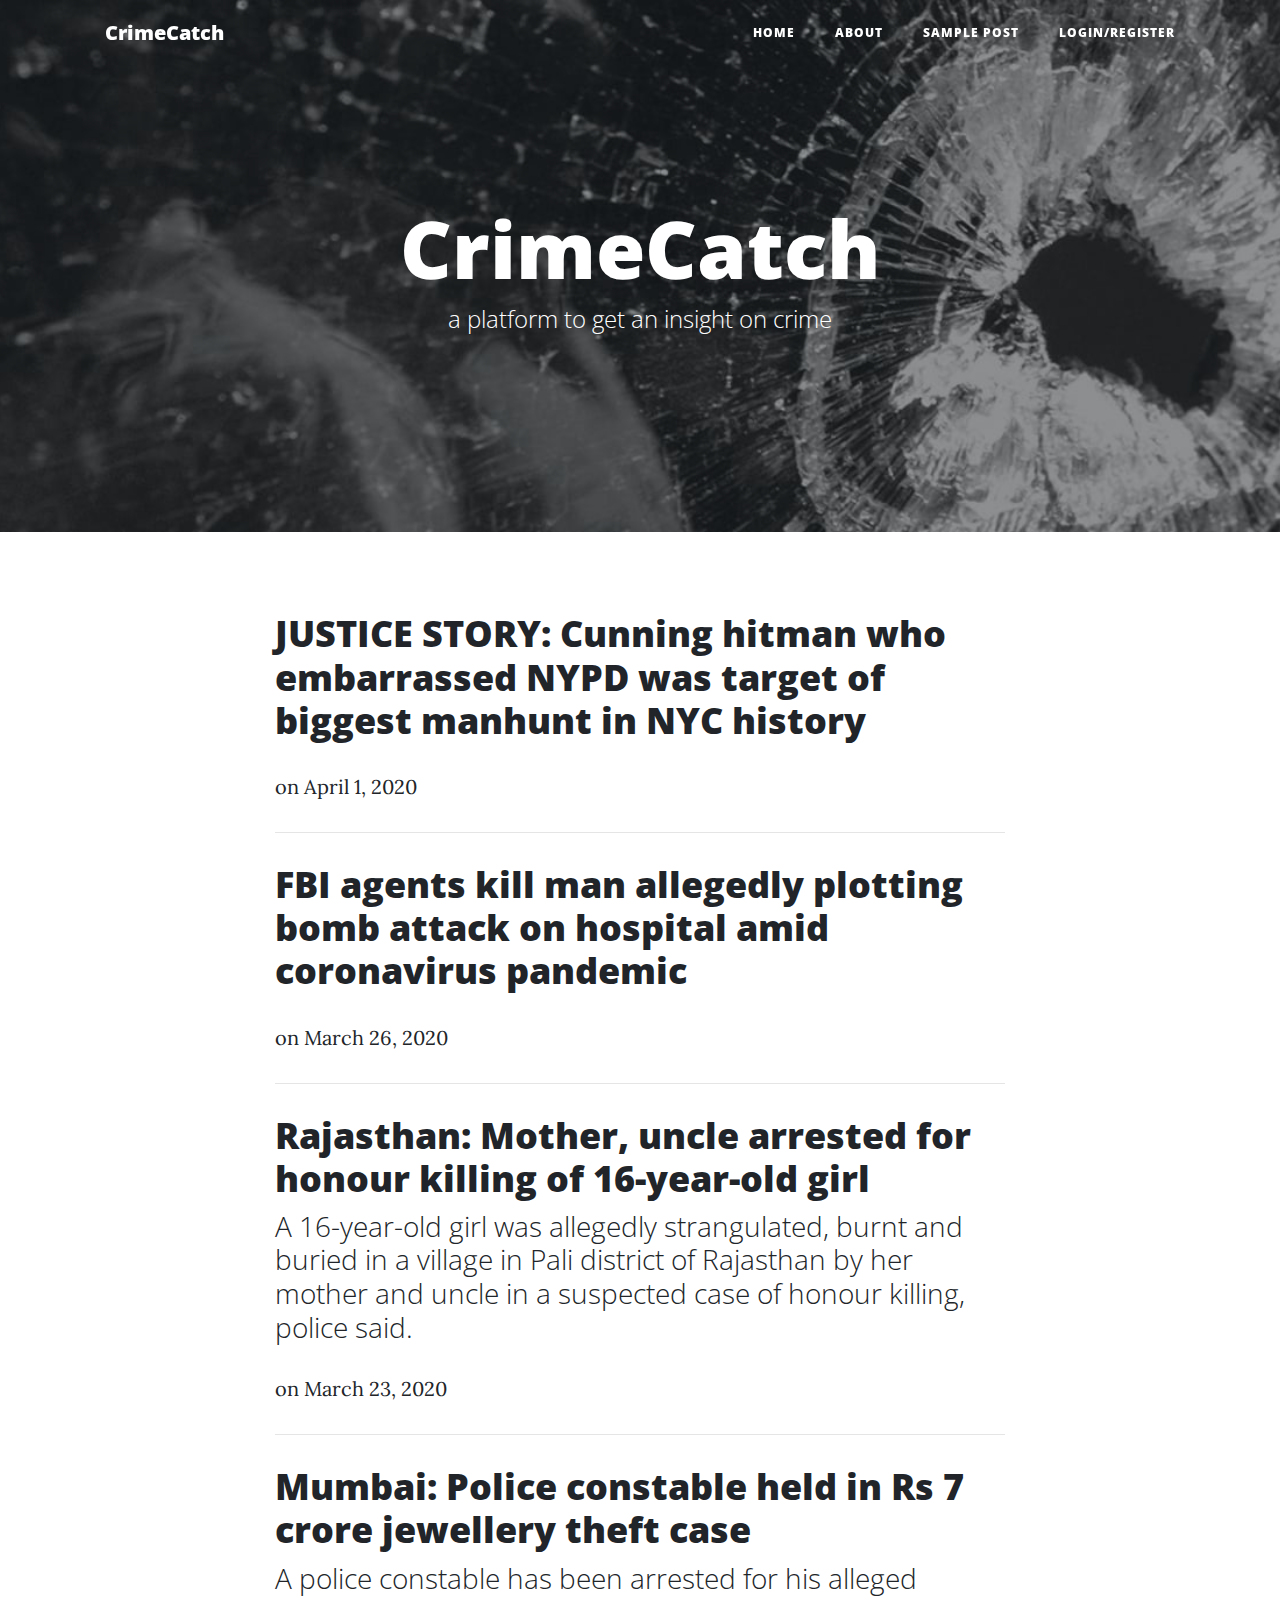
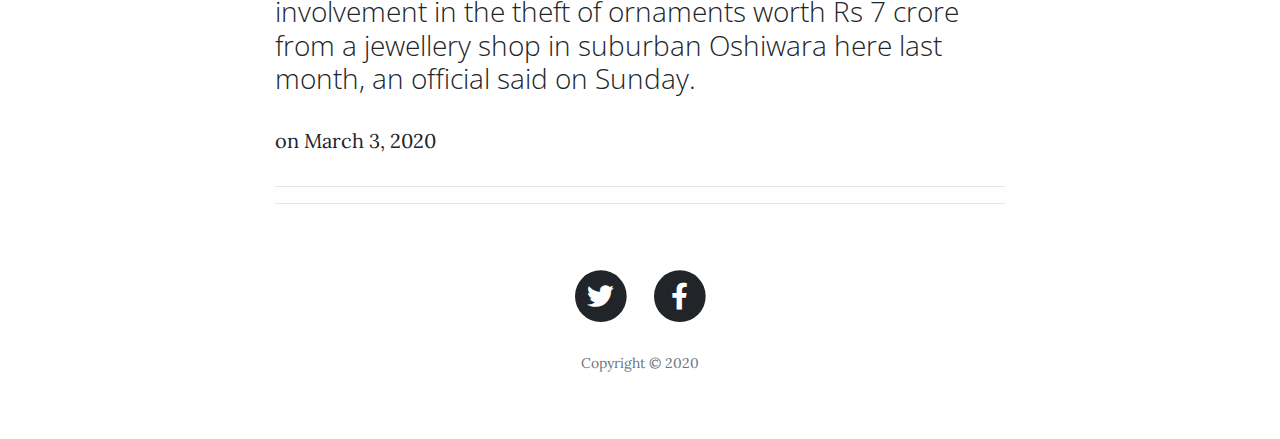
<file: public/index.html>
<!DOCTYPE html>
<html lang="en">

<head>

  <meta charset="utf-8">
  <meta name="viewport" content="width=device-width, initial-scale=1, shrink-to-fit=no">
  <meta name="description" content="">
  <meta name="author" content="">

  <title>CrimeCatch
  </title>

  <!-- Bootstrap core CSS -->
  <link href="vendor/bootstrap/css/bootstrap.min.css" rel="stylesheet">

  <!-- Custom fonts for this template -->
  <link href="vendor/fontawesome-free/css/all.min.css" rel="stylesheet" type="text/css">
  <link href='https://fonts.googleapis.com/css?family=Lora:400,700,400italic,700italic' rel='stylesheet' type='text/css'>
  <link href='https://fonts.googleapis.com/css?family=Open+Sans:300italic,400italic,600italic,700italic,800italic,400,300,600,700,800' rel='stylesheet' type='text/css'>

  <!-- Custom styles for this template -->
  <link href="css/clean-blog.min.css" rel="stylesheet">

</head>

<body>

  <!-- Navigation -->
  <nav class="navbar navbar-expand-lg navbar-light fixed-top" id="mainNav">
    <div class="container">
      <a class="navbar-brand" href="index.html">CrimeCatch</a>
      <button class="navbar-toggler navbar-toggler-right" type="button" data-toggle="collapse" data-target="#navbarResponsive" aria-controls="navbarResponsive" aria-expanded="false" aria-label="Toggle navigation">
        Menu
        <i class="fas fa-bars"></i>
      </button>
      <div class="collapse navbar-collapse" id="navbarResponsive">
        <ul class="navbar-nav ml-auto">
          <li class="nav-item">
            <a class="nav-link" href="index.html">Home</a>
          </li>
          <li class="nav-item">
            <a class="nav-link" href="about.html">About</a>
          </li>
          <li class="nav-item">
            <a class="nav-link" href="post.html">Sample Post</a>
          </li>
          <li class="nav-item">
            <a class="nav-link" href="index1.html">Login/Register</a>
          </li>
        </ul>
      </div>
    </div>
  </nav>

  <!-- Page Header -->
  <header class="masthead" style="background-image: url('img/home.jpg')">
    <div class="overlay"></div>
    <div class="container">
      <div class="row">
        <div class="col-lg-8 col-md-10 mx-auto">
          <div class="site-heading">
            <h1>CrimeCatch</h1>
            <span class="subheading">a platform to get an insight on crime</span>
          </div>
        </div>
      </div>
    </div>
  </header>

  <!-- Main Content -->
  <div class="container">
    <div class="row">
      <div class="col-lg-8 col-md-10 mx-auto">
        <div class="post-preview">
          <a href="post.html">
            <h2 class="post-title">
              JUSTICE STORY: Cunning hitman who embarrassed NYPD was target of biggest manhunt in NYC history
            </h2>
            <h3 class="post-subtitle">
             
            </h3>
          </a>
          <p> 
            on April 1, 2020</p>
        </div>
        <hr>
        <div class="post-preview">
          <a href="post1.html">
            <h2 class="post-title">
              FBI agents kill man allegedly plotting bomb attack on hospital amid coronavirus pandemic
            </h2>
          </a>
          <p> 
            on March 26, 2020 </p>
        </div>
        <hr>
        <div class="post-preview">
          <a href="post 2.html">
            <h2 class="post-title">
              Rajasthan: Mother, uncle arrested for honour killing of 16-year-old girl
            </h2>
            <h3 class="post-subtitle">
              A 16-year-old girl was allegedly strangulated, burnt and buried in a village in Pali district of Rajasthan by her mother and uncle in a suspected case of honour killing, police said.</h3>
          </a>
          <p> 
            on March 23, 2020</p>
        </div>
        <hr>
        <div class="post-preview">
          <a href="post4.html">
            <h2 class="post-title">
              Mumbai: Police constable held in Rs 7 crore jewellery theft case
            <h3 class="post-subtitle">
              A police constable has been arrested for his alleged involvement in the theft of ornaments worth Rs 7 crore from a jewellery shop in suburban Oshiwara here last month, an official said on Sunday.
            </h3>
          </a>
          <p> 
            on March 3, 2020</p>
        </div>
        <hr>
        <!-- Pager -->
       

  <hr>

  <!-- Footer -->
  <footer>
    <div class="container">
      <div class="row">
        <div class="col-lg-8 col-md-10 mx-auto">
          <ul class="list-inline text-center">
            <li class="list-inline-item">
              <a href="https://twitter.com/search?q=crime&src=typed_query" target="_blank" rel="noopener noreferrer">
                <span class="fa-stack fa-lg">
                  <i class="fas fa-circle fa-stack-2x"></i>
                  <i class="fab fa-twitter fa-stack-1x fa-inverse"></i>
                </span>
              </a>
            </li>
            <li class="list-inline-item">
              <a href="https://www.facebook.com/search/top/?q=crime&epa=SEARCH_BOX" target="_blank" rel="noopener noreferrer">
                <span class="fa-stack fa-lg">
                  <i class="fas fa-circle fa-stack-2x"></i>
                  <i class="fab fa-facebook-f fa-stack-1x fa-inverse"></i>
                </span>
              </a>
            </li>
          </ul>
          <p class="copyright text-muted">Copyright &copy; 2020</p>
        </div>
      </div>
    </div>
  </footer>

  <!-- Bootstrap core JavaScript -->
  <script src="vendor/jquery/jquery.min.js"></script>
  <script src="vendor/bootstrap/js/bootstrap.bundle.min.js"></script>

  <!-- Custom scripts for this template -->
  <script src="js/clean-blog.min.js"></script>

</body>

</html>
</file>
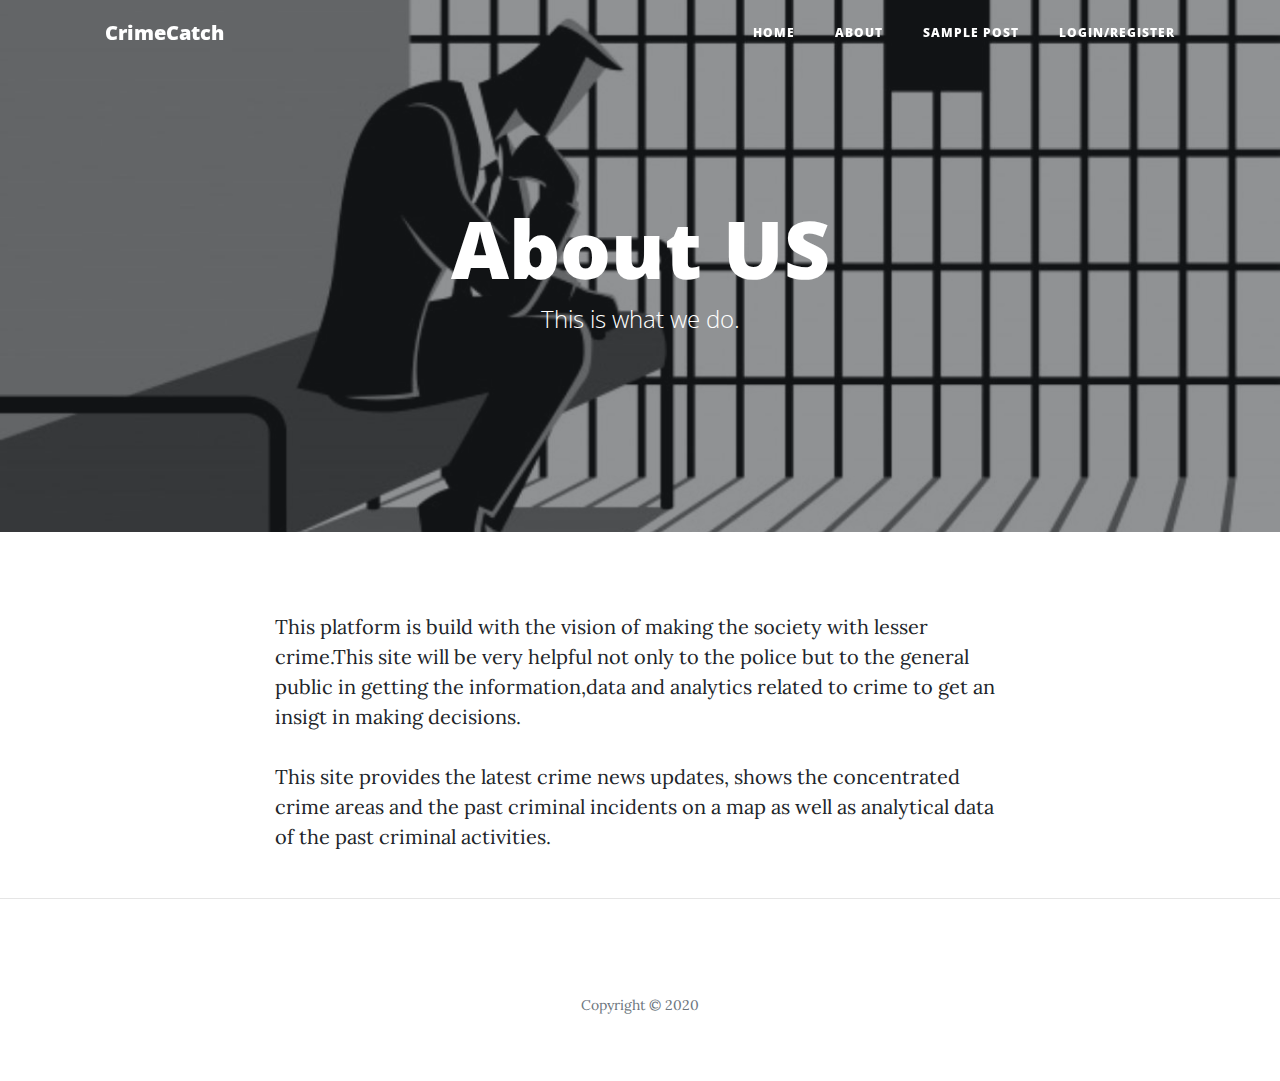
<file: public/about.html>
<!DOCTYPE html>
<html lang="en">

<head>

  <meta charset="utf-8">
  <meta name="viewport" content="width=device-width, initial-scale=1, shrink-to-fit=no">
  <meta name="description" content="">
  <meta name="author" content="">

  <title>CrimeCatch</title>

  <!-- Bootstrap core CSS -->
  <link href="vendor/bootstrap/css/bootstrap.min.css" rel="stylesheet">

  <!-- Custom fonts for this template -->
  <link href="vendor/fontawesome-free/css/all.min.css" rel="stylesheet" type="text/css">
  <link href='https://fonts.googleapis.com/css?family=Lora:400,700,400italic,700italic' rel='stylesheet' type='text/css'>
  <link href='https://fonts.googleapis.com/css?family=Open+Sans:300italic,400italic,600italic,700italic,800italic,400,300,600,700,800' rel='stylesheet' type='text/css'>

  <!-- Custom styles for this template -->
  <link href="css/clean-blog.min.css" rel="stylesheet">

</head>

<body>

  <!-- Navigation -->
  <nav class="navbar navbar-expand-lg navbar-light fixed-top" id="mainNav">
    <div class="container">
      <a class="navbar-brand" href="index.html">CrimeCatch</a>
      <button class="navbar-toggler navbar-toggler-right" type="button" data-toggle="collapse" data-target="#navbarResponsive" aria-controls="navbarResponsive" aria-expanded="false" aria-label="Toggle navigation">
        Menu
        <i class="fas fa-bars"></i>
      </button>
      <div class="collapse navbar-collapse" id="navbarResponsive">
        <ul class="navbar-nav ml-auto">
          <li class="nav-item">
            <a class="nav-link" href="index.html">Home</a>
          </li>
          <li class="nav-item">
            <a class="nav-link" href="about.html">About</a>
          </li>
          <li class="nav-item">
            <a class="nav-link" href="post.html">Sample Post</a>
          </li>
          <li class="nav-item">
            <a class="nav-link" href="index1.html">Login/Register</a>
          </li>
        </ul>
      </div>
    </div>
  </nav>

  <!-- Page Header -->
  <header class="masthead" style="background-image: url('img/about.jpg')">
    <div class="overlay"></div>
    <div class="container">
      <div class="row">
        <div class="col-lg-8 col-md-10 mx-auto">
          <div class="page-heading">
            <h1>About US</h1>
            <span class="subheading">This is what we do.</span>
          </div>
        </div>
      </div>
    </div>
  </header>

  <!-- Main Content -->
  <div class="container">
    <div class="row">
      <div class="col-lg-8 col-md-10 mx-auto">
        <p>This platform is build with the vision of making the society with lesser crime.This site will be very helpful not only to the police but to the general public in getting the information,data and analytics related to crime to get an insigt in making decisions.</p>
        <p>This site provides the latest crime news updates, shows the concentrated crime areas and the past criminal incidents on a map as well as analytical data of the past criminal activities.</p>
    


      </div>
    </div>
  </div>

  <hr>

  <!-- Footer -->
  <footer>
    <div class="container">
      <div class="row">
        <div class="col-lg-8 col-md-10 mx-auto">
         
          <p class="copyright text-muted">Copyright &copy; 2020</p>
        </div>
      </div>
    </div>
  </footer>

  <!-- Bootstrap core JavaScript -->
  <script src="vendor/jquery/jquery.min.js"></script>
  <script src="vendor/bootstrap/js/bootstrap.bundle.min.js"></script>

  <!-- Custom scripts for this template -->
  <script src="js/clean-blog.min.js"></script>

</body>

</html>
</file>
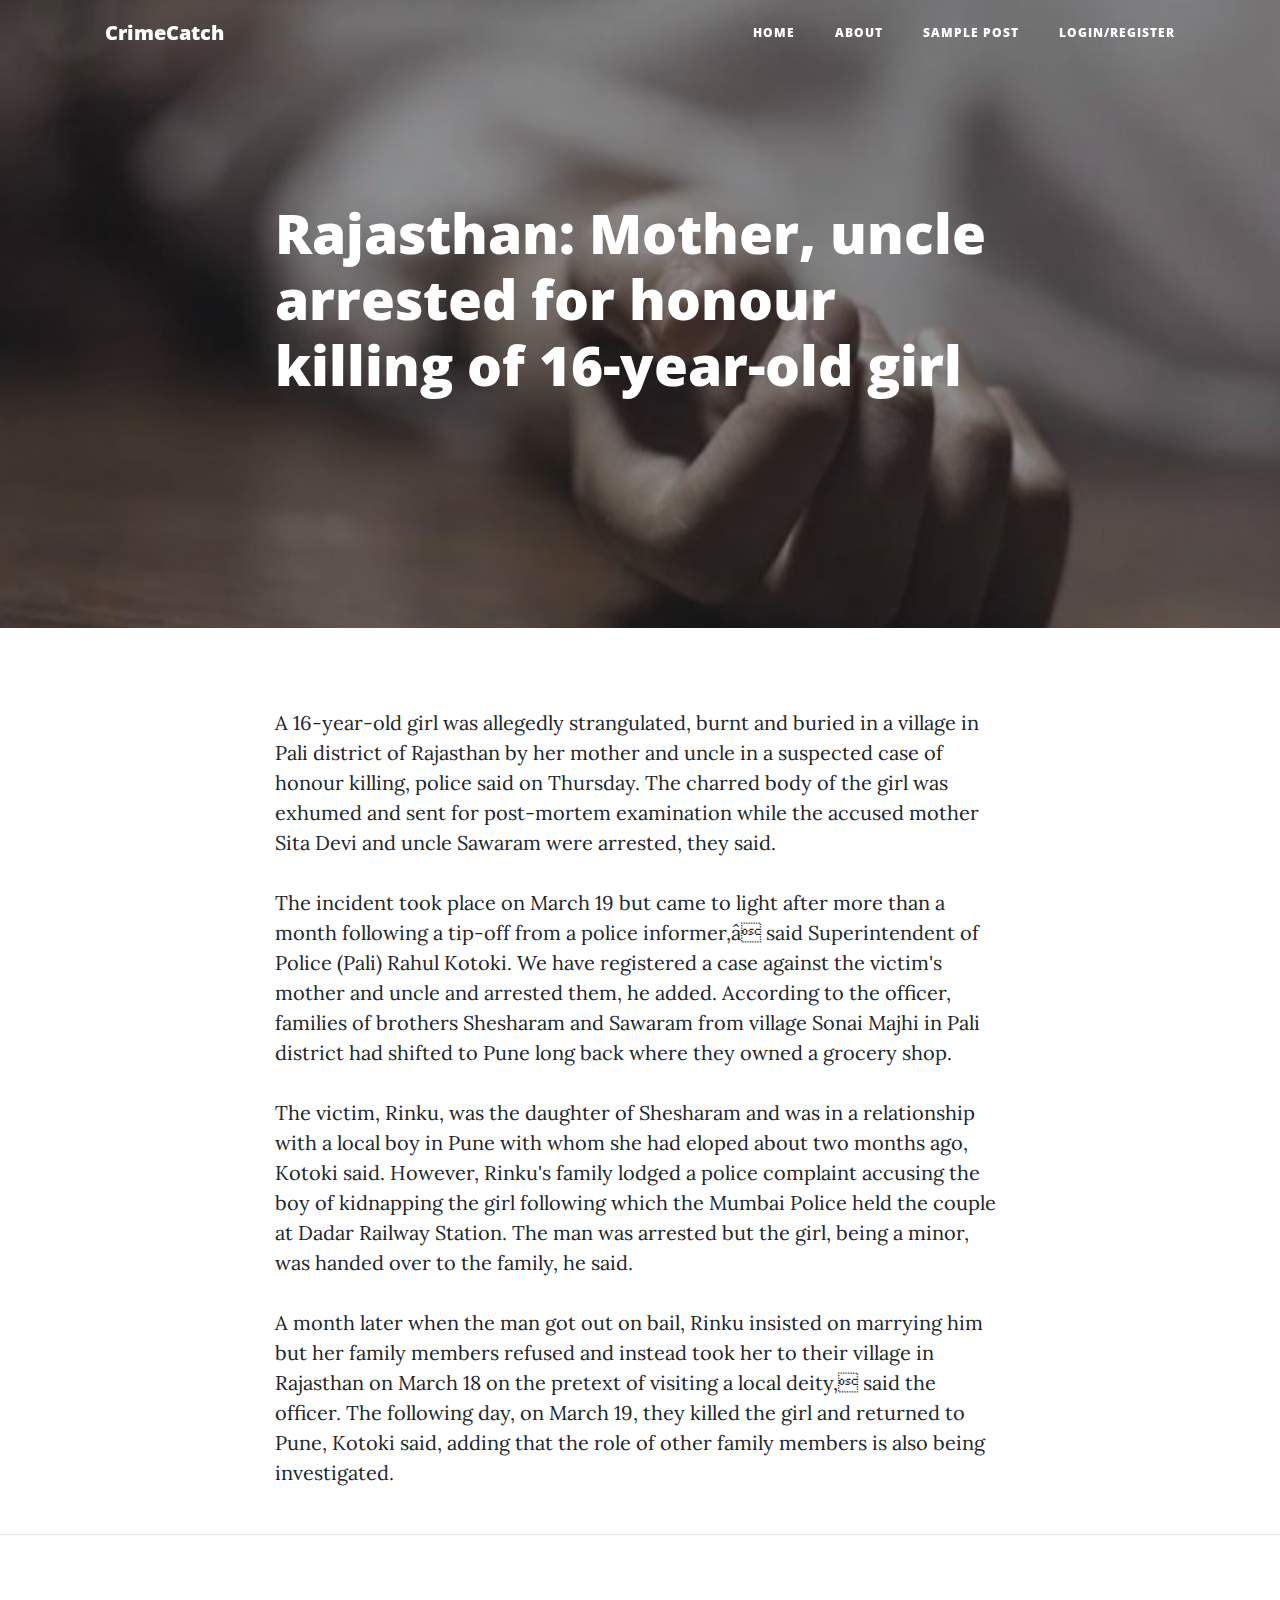
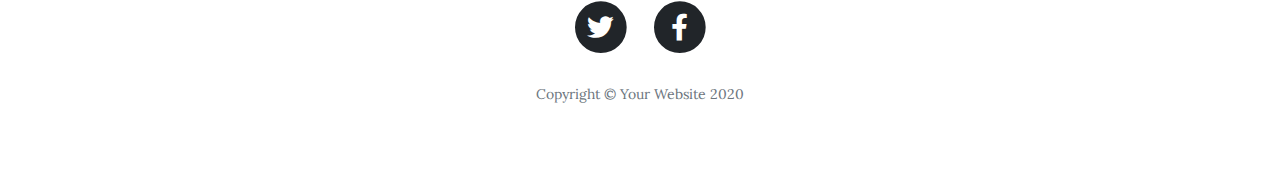
<file: public/post 2.html>
<!DOCTYPE html>
<html lang="en">

<head>

  <meta charset="utf-8">
  <meta name="viewport" content="width=device-width, initial-scale=1, shrink-to-fit=no">
  <meta name="description" content="">
  <meta name="author" content="">

  <title>CrimeCatch</title>

  <!-- Bootstrap core CSS -->
  <link href="vendor/bootstrap/css/bootstrap.min.css" rel="stylesheet">

  <!-- Custom fonts for this template -->
  <link href="vendor/fontawesome-free/css/all.min.css" rel="stylesheet" type="text/css">
  <link href='https://fonts.googleapis.com/css?family=Lora:400,700,400italic,700italic' rel='stylesheet' type='text/css'>
  <link href='https://fonts.googleapis.com/css?family=Open+Sans:300italic,400italic,600italic,700italic,800italic,400,300,600,700,800' rel='stylesheet' type='text/css'>

  <!-- Custom styles for this template -->
  <link href="css/clean-blog.min.css" rel="stylesheet">

</head>

<body>

  <!-- Navigation -->
  <nav class="navbar navbar-expand-lg navbar-light fixed-top" id="mainNav">
    <div class="container">
      <a class="navbar-brand" href="index.html">CrimeCatch</a>
      <button class="navbar-toggler navbar-toggler-right" type="button" data-toggle="collapse" data-target="#navbarResponsive" aria-controls="navbarResponsive" aria-expanded="false" aria-label="Toggle navigation">
        Menu
        <i class="fas fa-bars"></i>
      </button>
      <div class="collapse navbar-collapse" id="navbarResponsive">
        <ul class="navbar-nav ml-auto">
          <li class="nav-item">
            <a class="nav-link" href="index.html">Home</a>
          </li>
          <li class="nav-item">
            <a class="nav-link" href="about.html">About</a>
          </li>
          <li class="nav-item">
            <a class="nav-link" href="post.html">Sample Post</a>
          </li>
          <li class="nav-item">
            <a class="nav-link" href="index1.html">Login/Register</a>
          </li>
        </ul>
      </div>
    </div>
  </nav>

  <!-- Page Header -->
  <header class="masthead" style="background-image: url('img/hand.png')">
    <div class="overlay"></div>
    <div class="container">
      <div class="row">
        <div class="col-lg-8 col-md-10 mx-auto">
          <div class="post-heading">
            <h1>Rajasthan: Mother, uncle arrested for honour killing of 16-year-old girl</h1>
            <h2 class="subheading">
            </h2>
            
          </div>
        </div>
      </div>
    </div>
  </header>

  <!-- Post Content -->
  <article>
    <div class="container">
      <div class="row">
        <div class="col-lg-8 col-md-10 mx-auto">
          <p>A 16-year-old girl was allegedly strangulated, burnt and buried in a village in Pali district of Rajasthan by her mother and uncle in a suspected case of honour killing, police said on Thursday.

            The charred body of the girl was exhumed and sent for post-mortem examination while the accused mother Sita Devi and uncle Sawaram were arrested, they said.</p>
        <p> The incident took place on March 19 but came to light after more than a month following a tip-off from a police informer,â said Superintendent of Police (Pali) Rahul Kotoki.

          We have registered a case against the victim's mother and uncle and arrested them, he added.
          
          According to the officer, families of brothers Shesharam and Sawaram from village Sonai Majhi in Pali district had shifted to Pune long back where they owned a grocery shop.</p>
          <p>The victim, Rinku, was the daughter of Shesharam and was in a relationship with a local boy in Pune with whom she had eloped about two months ago, Kotoki said.

            However, Rinku's family lodged a police complaint accusing the boy of kidnapping the girl following which the Mumbai Police held the couple at Dadar Railway Station.
            
            The man was arrested but the girl, being a minor, was handed over to the family, he said.</p>
            <p> A month later when the man got out on bail, Rinku insisted on marrying him but her family members refused and instead took her to their village in Rajasthan on March 18 on the pretext of visiting a local deity, said the officer.

              The following day, on March 19, they killed the girl and returned to Pune, Kotoki said, adding that the role of other family members is also being investigated.</p>










  </article>

  <hr>

  <!-- Footer -->
  <footer>
    <div class="container">
      <div class="row">
        <div class="col-lg-8 col-md-10 mx-auto">
          <ul class="list-inline text-center">
            <li class="list-inline-item">
              <a href="https://twitter.com/search?q=crime&src=typed_query" target="_blank" rel="noopener noreferrer">
                <span class="fa-stack fa-lg">
                  <i class="fas fa-circle fa-stack-2x"></i>
                  <i class="fab fa-twitter fa-stack-1x fa-inverse"></i>
                </span>
              </a>
            </li>
            <li class="list-inline-item">
              <a href="https://www.facebook.com/search/top/?q=crime&epa=SEARCH_BOX" target="_blank" rel="noopener noreferrer">
                <span class="fa-stack fa-lg">
                  <i class="fas fa-circle fa-stack-2x"></i>
                  <i class="fab fa-facebook-f fa-stack-1x fa-inverse"></i>
                </span>
              </a>
           
          </ul>
          <p class="copyright text-muted">Copyright &copy; Your Website 2020</p>
        </div>
      </div>
    </div>
  </footer>

  <!-- Bootstrap core JavaScript -->
  <script src="vendor/jquery/jquery.min.js"></script>
  <script src="vendor/bootstrap/js/bootstrap.bundle.min.js"></script>

  <!-- Custom scripts for this template -->
  <script src="js/clean-blog.min.js"></script>

</body>

</html>
</file>
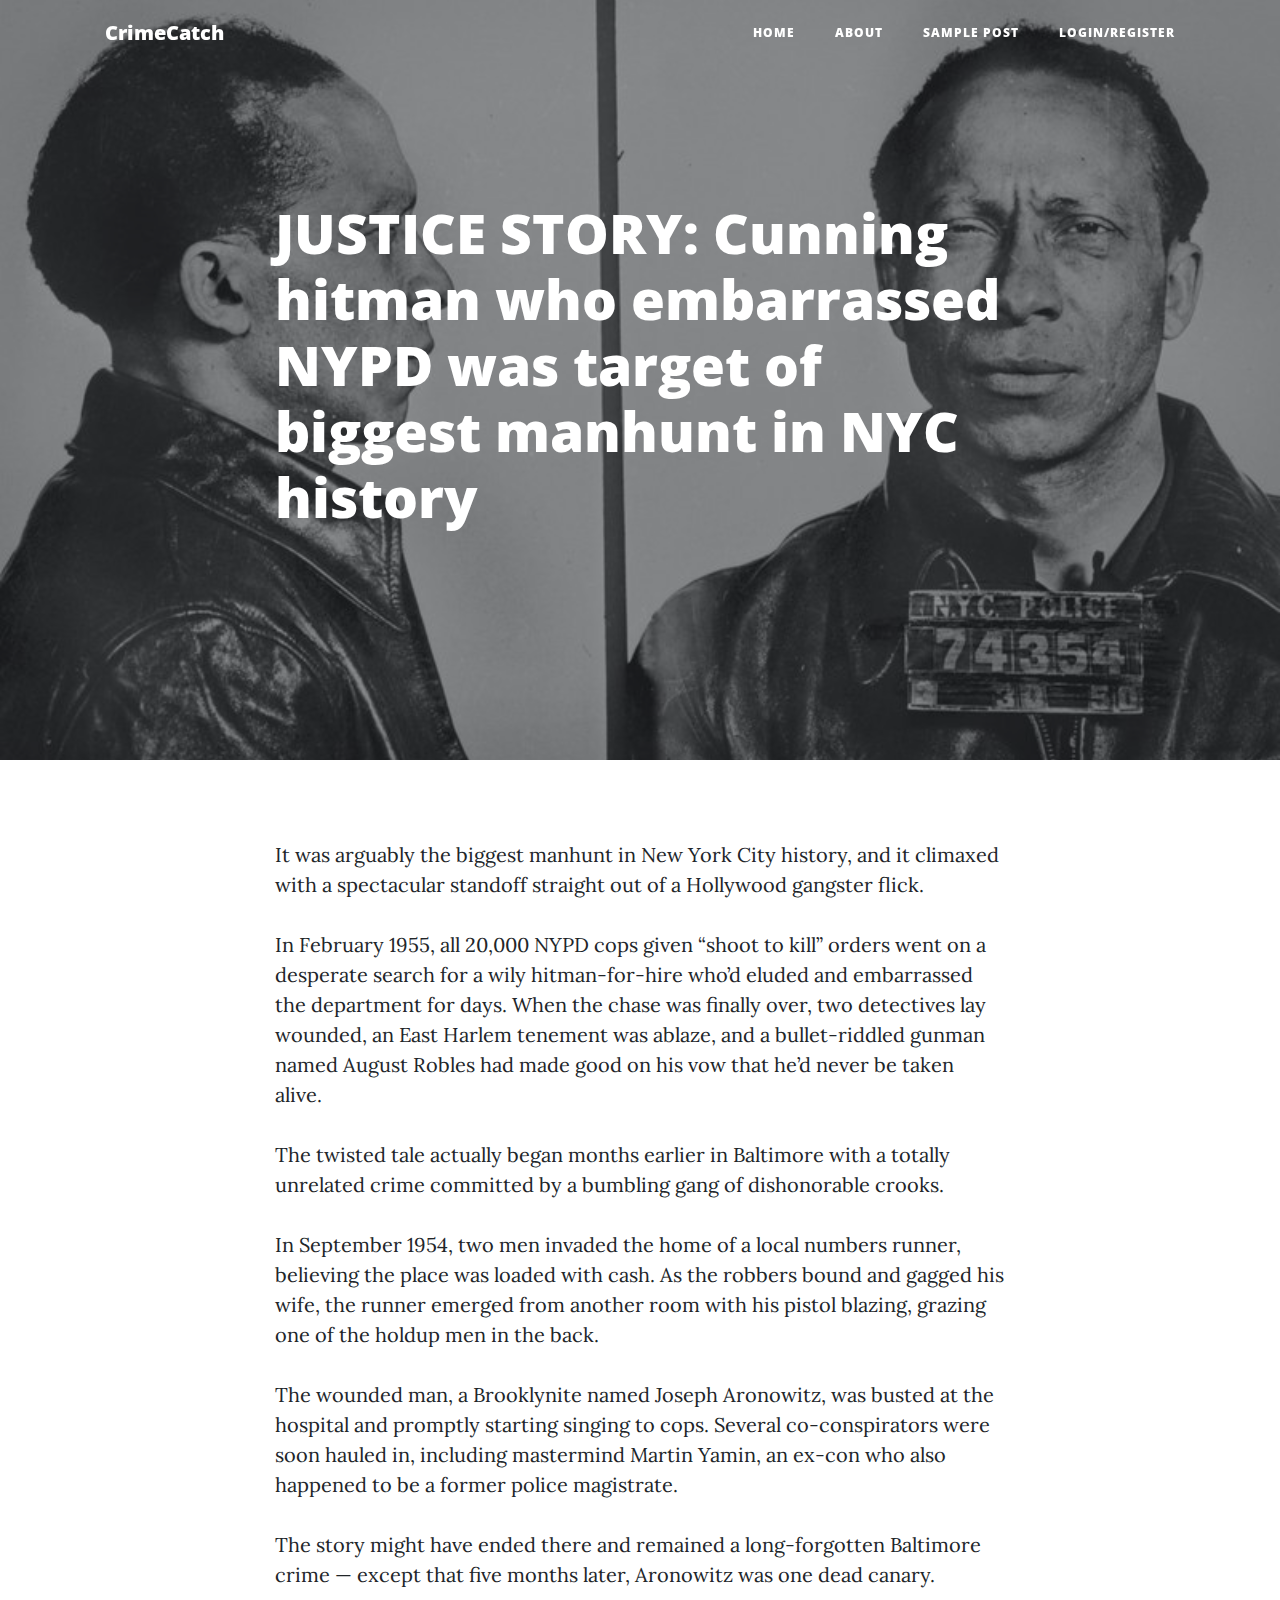
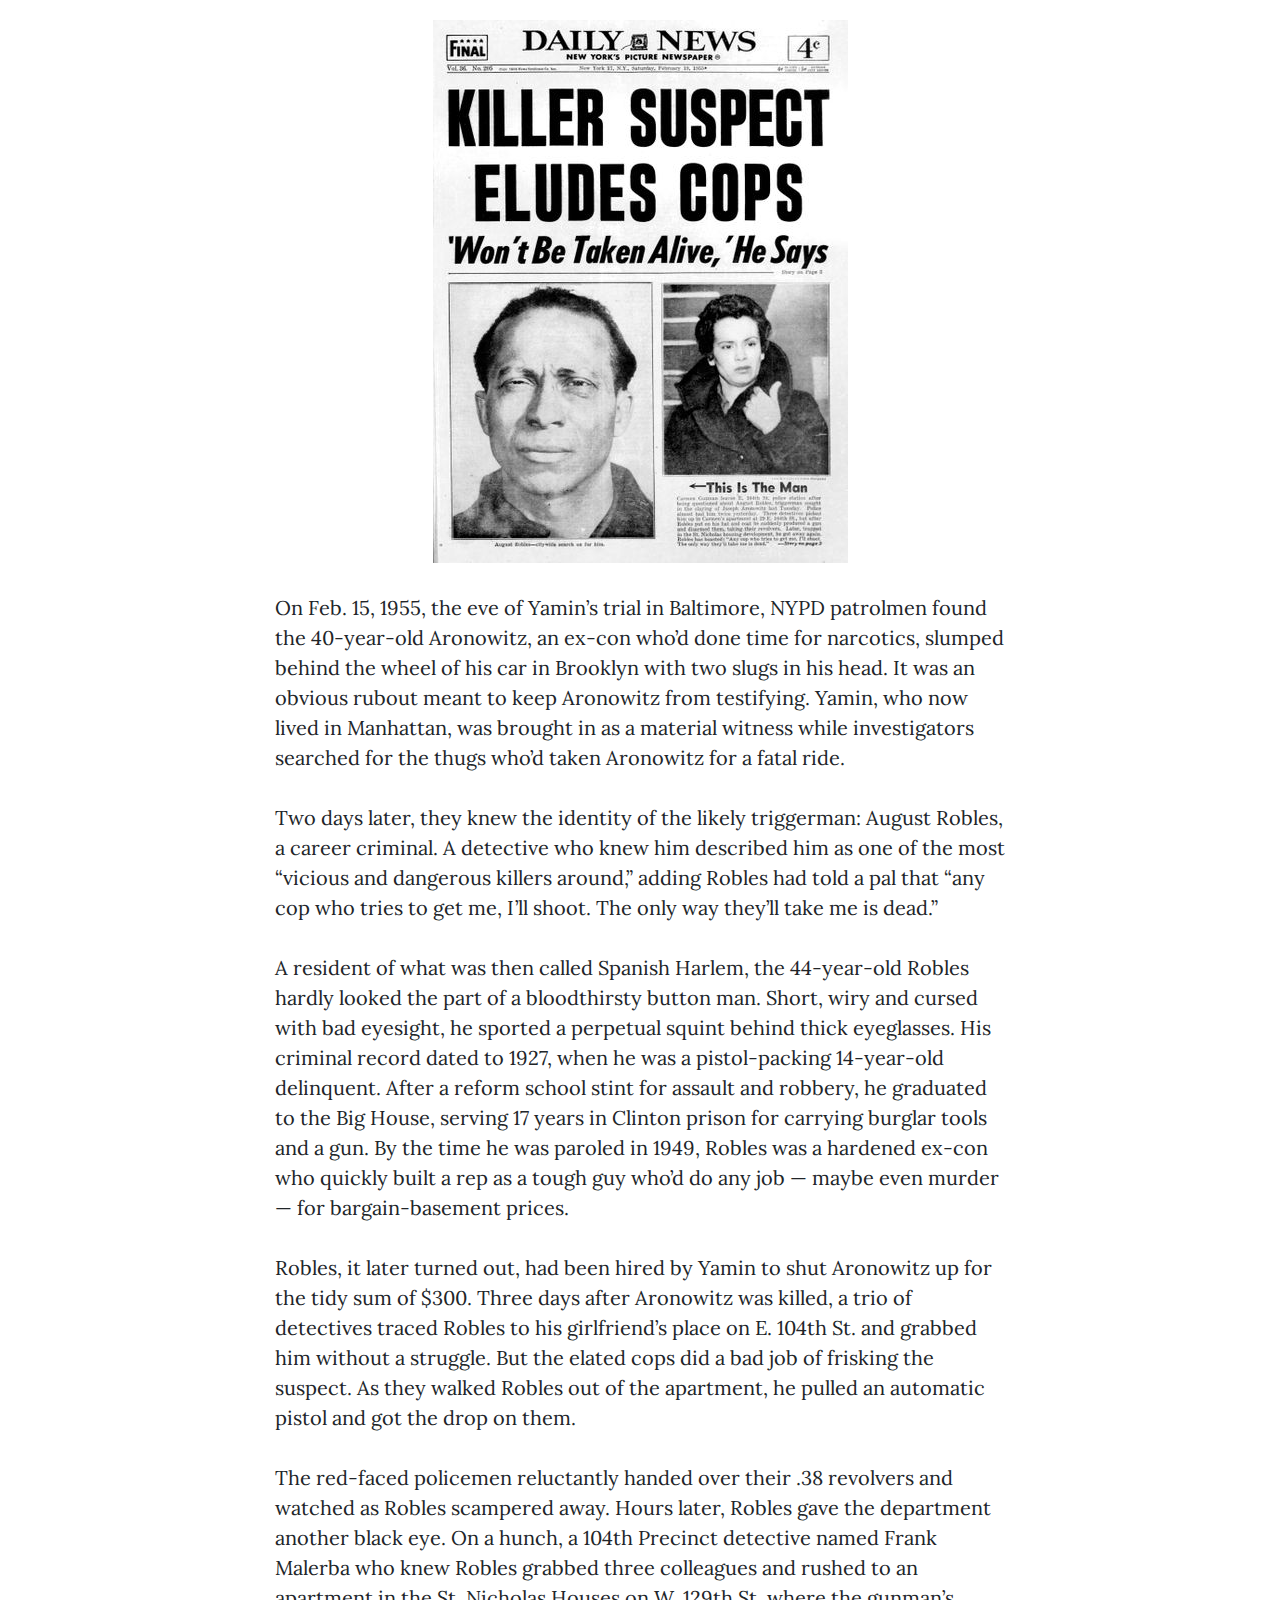
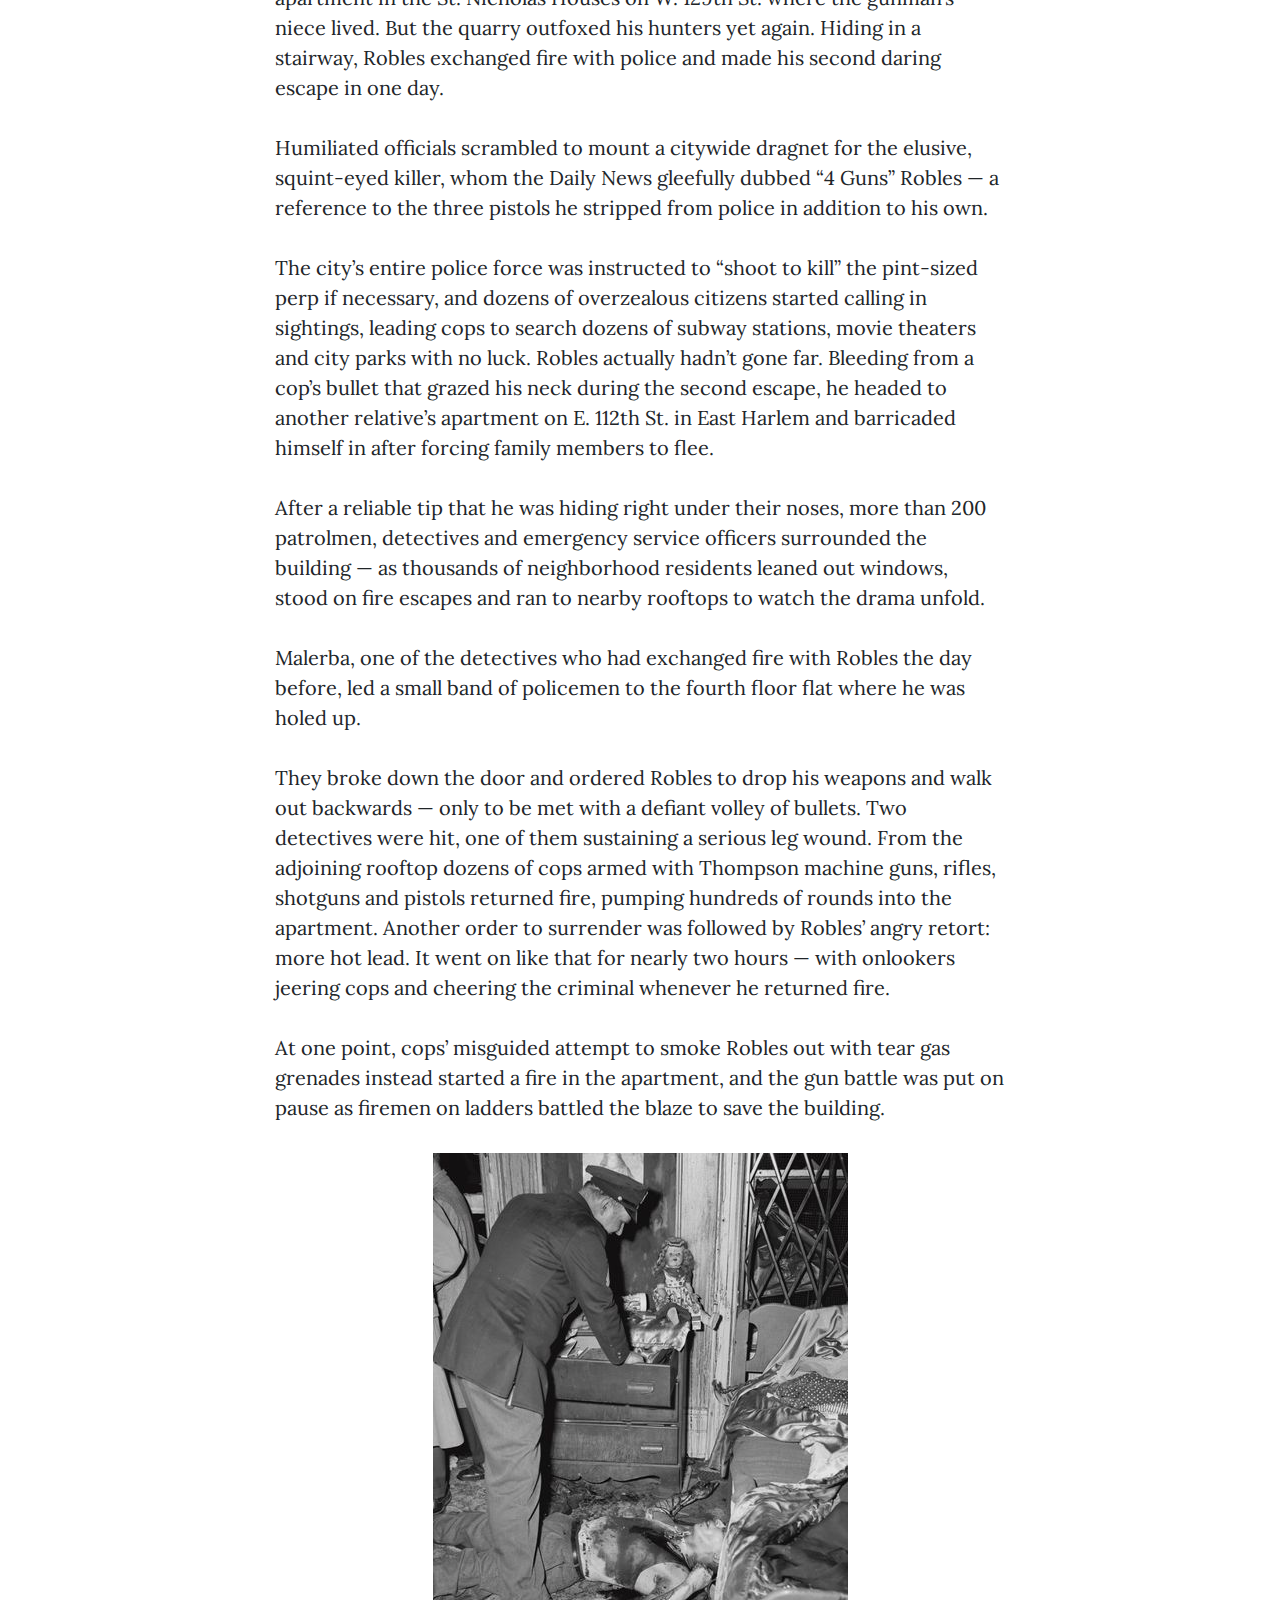
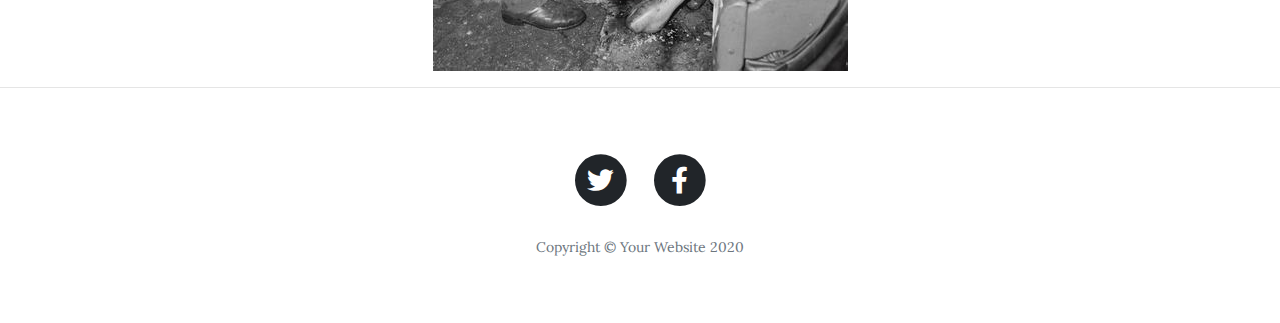
<file: public/post.html>
<!DOCTYPE html>
<html lang="en">

<head>

  <meta charset="utf-8">
  <meta name="viewport" content="width=device-width, initial-scale=1, shrink-to-fit=no">
  <meta name="description" content="">
  <meta name="author" content="">

  <title>CrimeCatch</title>

  <!-- Bootstrap core CSS -->
  <link href="vendor/bootstrap/css/bootstrap.min.css" rel="stylesheet">

  <!-- Custom fonts for this template -->
  <link href="vendor/fontawesome-free/css/all.min.css" rel="stylesheet" type="text/css">
  <link href='https://fonts.googleapis.com/css?family=Lora:400,700,400italic,700italic' rel='stylesheet' type='text/css'>
  <link href='https://fonts.googleapis.com/css?family=Open+Sans:300italic,400italic,600italic,700italic,800italic,400,300,600,700,800' rel='stylesheet' type='text/css'>

  <!-- Custom styles for this template -->
  <link href="css/clean-blog.min.css" rel="stylesheet">

</head>

<body>

  <!-- Navigation -->
  <nav class="navbar navbar-expand-lg navbar-light fixed-top" id="mainNav">
    <div class="container">
      <a class="navbar-brand" href="index.html">CrimeCatch</a>
      <button class="navbar-toggler navbar-toggler-right" type="button" data-toggle="collapse" data-target="#navbarResponsive" aria-controls="navbarResponsive" aria-expanded="false" aria-label="Toggle navigation">
        Menu
        <i class="fas fa-bars"></i>
      </button>
      <div class="collapse navbar-collapse" id="navbarResponsive">
        <ul class="navbar-nav ml-auto">
          <li class="nav-item">
            <a class="nav-link" href="index.html">Home</a>
          </li>
          <li class="nav-item">
            <a class="nav-link" href="about.html">About</a>
          </li>
          <li class="nav-item">
            <a class="nav-link" href="post.html">Sample Post</a>
          </li>
          <li class="nav-item">
            <a class="nav-link" href="index1.html">Login/Register</a>
          </li>
        </ul>
      </div>
    </div>
  </nav>

  <!-- Page Header -->
  <header class="masthead" style="background-image: url('img/man.jpg')">
    <div class="overlay"></div>
    <div class="container">
      <div class="row">
        <div class="col-lg-8 col-md-10 mx-auto">
          <div class="post-heading">
            <h1>JUSTICE STORY: Cunning hitman who embarrassed NYPD was target of biggest manhunt in NYC history</h1>
            <h2 class="subheading"></h2>
            
          </div>
        </div>
      </div>
    </div>
  </header>

  <!-- Post Content -->
  <article>
    <div class="container">
      <div class="row">
        <div class="col-lg-8 col-md-10 mx-auto">
          <p>It was arguably the biggest manhunt in New York City history, and it climaxed with a spectacular standoff straight out of a Hollywood gangster flick.</p>
          <p>In February 1955, all 20,000 NYPD cops given “shoot to kill” orders went on a desperate search for a wily hitman-for-hire who’d eluded and embarrassed the department for days. When the chase was finally over, two detectives lay wounded, an East Harlem tenement was ablaze, and a bullet-riddled gunman named August Robles had made good on his vow that he’d never be taken alive.</p>
          <p>The twisted tale actually began months earlier in Baltimore with a totally unrelated crime committed by a bumbling gang of dishonorable crooks.</p>
          <p> In September 1954, two men invaded the home of a local numbers runner, believing the place was loaded with cash. As the robbers bound and gagged his wife, the runner emerged from another room with his pistol blazing, grazing one of the holdup men in the back.</p>
          <p>The wounded man, a Brooklynite named Joseph Aronowitz, was busted at the hospital and promptly starting singing to cops. Several co-conspirators were soon hauled in, including mastermind Martin Yamin, an ex-con who also happened to be a former police magistrate.</p>
          <p>The story might have ended there and remained a long-forgotten Baltimore crime — except that five months later, Aronowitz was one dead canary.</p>
          <center><img src="img/article.jpg" ></center>
          <p>On Feb. 15, 1955, the eve of Yamin’s trial in Baltimore, NYPD patrolmen found the 40-year-old Aronowitz, an ex-con who’d done time for narcotics, slumped behind the wheel of his car in Brooklyn with two slugs in his head.

            It was an obvious rubout meant to keep Aronowitz from testifying. Yamin, who now lived in Manhattan, was brought in as a material witness while investigators searched for the thugs who’d taken Aronowitz for a fatal ride.</p>
            <p>Two days later, they knew the identity of the likely triggerman: August Robles, a career criminal. A detective who knew him described him as one of the most “vicious and dangerous killers around,” adding Robles had told a pal that “any cop who tries to get me, I’ll shoot. The only way they’ll take me is dead.”</p>
            <p>A resident of what was then called Spanish Harlem, the 44-year-old Robles hardly looked the part of a bloodthirsty button man. Short, wiry and cursed with bad eyesight, he sported a perpetual squint behind thick eyeglasses.

              His criminal record dated to 1927, when he was a pistol-packing 14-year-old delinquent. After a reform school stint for assault and robbery, he graduated to the Big House, serving 17 years in Clinton prison for carrying burglar tools and a gun. By the time he was paroled in 1949, Robles was a hardened ex-con who quickly built a rep as a tough guy who’d do any job — maybe even murder — for bargain-basement prices.</p>
              <p>Robles, it later turned out, had been hired by Yamin to shut Aronowitz up for the tidy sum of $300.

                Three days after Aronowitz was killed, a trio of detectives traced Robles to his girlfriend’s place on E. 104th St. and grabbed him without a struggle. But the elated cops did a bad job of frisking the suspect. As they walked Robles out of the apartment, he pulled an automatic pistol and got the drop on them.</p>
                <p>The red-faced policemen reluctantly handed over their .38 revolvers and watched as Robles scampered away.

                  Hours later, Robles gave the department another black eye. On a hunch, a 104th Precinct detective named Frank Malerba who knew Robles grabbed three colleagues and rushed to an apartment in the St. Nicholas Houses on W. 129th St. where the gunman’s niece lived.
                  
                  But the quarry outfoxed his hunters yet again. Hiding in a stairway, Robles exchanged fire with police and made his second daring escape in one day.</p>
                  <p>Humiliated officials scrambled to mount a citywide dragnet for the elusive, squint-eyed killer, whom the Daily News gleefully dubbed “4 Guns” Robles — a reference to the three pistols he stripped from police in addition to his own.</p>
                  <p>The city’s entire police force was instructed to “shoot to kill” the pint-sized perp if necessary, and dozens of overzealous citizens started calling in sightings, leading cops to search dozens of subway stations, movie theaters and city parks with no luck.

                    Robles actually hadn’t gone far. Bleeding from a cop’s bullet that grazed his neck during the second escape, he headed to another relative’s apartment on E. 112th St. in East Harlem and barricaded himself in after forcing family members to flee.</p>
                    <p>After a reliable tip that he was hiding right under their noses, more than 200 patrolmen, detectives and emergency service officers surrounded the building — as thousands of neighborhood residents leaned out windows, stood on fire escapes and ran to nearby rooftops to watch the drama unfold.</p>

                    <p>Malerba, one of the detectives who had exchanged fire with Robles the day before, led a small band of policemen to the fourth floor flat where he was holed up.</p>
<p>They broke down the door and ordered Robles to drop his weapons and walk out backwards — only to be met with a defiant volley of bullets. Two detectives were hit, one of them sustaining a serious leg wound.

  From the adjoining rooftop dozens of cops armed with Thompson machine guns, rifles, shotguns and pistols returned fire, pumping hundreds of rounds into the apartment. Another order to surrender was followed by Robles’ angry retort: more hot lead.
  
  It went on like that for nearly two hours — with onlookers jeering cops and cheering the criminal whenever he returned fire.</p>
  <p>At one point, cops’ misguided attempt to smoke Robles out with tear gas grenades instead started a fire in the apartment, and the gun battle was put on pause as firemen on ladders battled the blaze to save the building.</p>

  <center><img src="img/last.jpg" ></center>




  </article>

  <hr>

  <!-- Footer -->
  <footer>
    <div class="container">
      <div class="row">
        <div class="col-lg-8 col-md-10 mx-auto">
          <ul class="list-inline text-center">
            <li class="list-inline-item">
              <a href="https://twitter.com/search?q=crime&src=typed_query" target="_blank" rel="noopener noreferrer">
                <span class="fa-stack fa-lg">
                  <i class="fas fa-circle fa-stack-2x"></i>
                  <i class="fab fa-twitter fa-stack-1x fa-inverse"></i>
                </span>
              </a>
            </li>
            <li class="list-inline-item">
              <a href="https://www.facebook.com/search/top/?q=crime&epa=SEARCH_BOX" target="_blank" rel="noopener noreferrer">
                <span class="fa-stack fa-lg">
                  <i class="fas fa-circle fa-stack-2x"></i>
                  <i class="fab fa-facebook-f fa-stack-1x fa-inverse"></i>
                </span>
              </a>
            </li>
            
          </ul>
          <p class="copyright text-muted">Copyright &copy; Your Website 2020</p>
        </div>
      </div>
    </div>
  </footer>

  <!-- Bootstrap core JavaScript -->
  <script src="vendor/jquery/jquery.min.js"></script>
  <script src="vendor/bootstrap/js/bootstrap.bundle.min.js"></script>

  <!-- Custom scripts for this template -->
  <script src="js/clean-blog.min.js"></script>

</body>

</html>
</file>
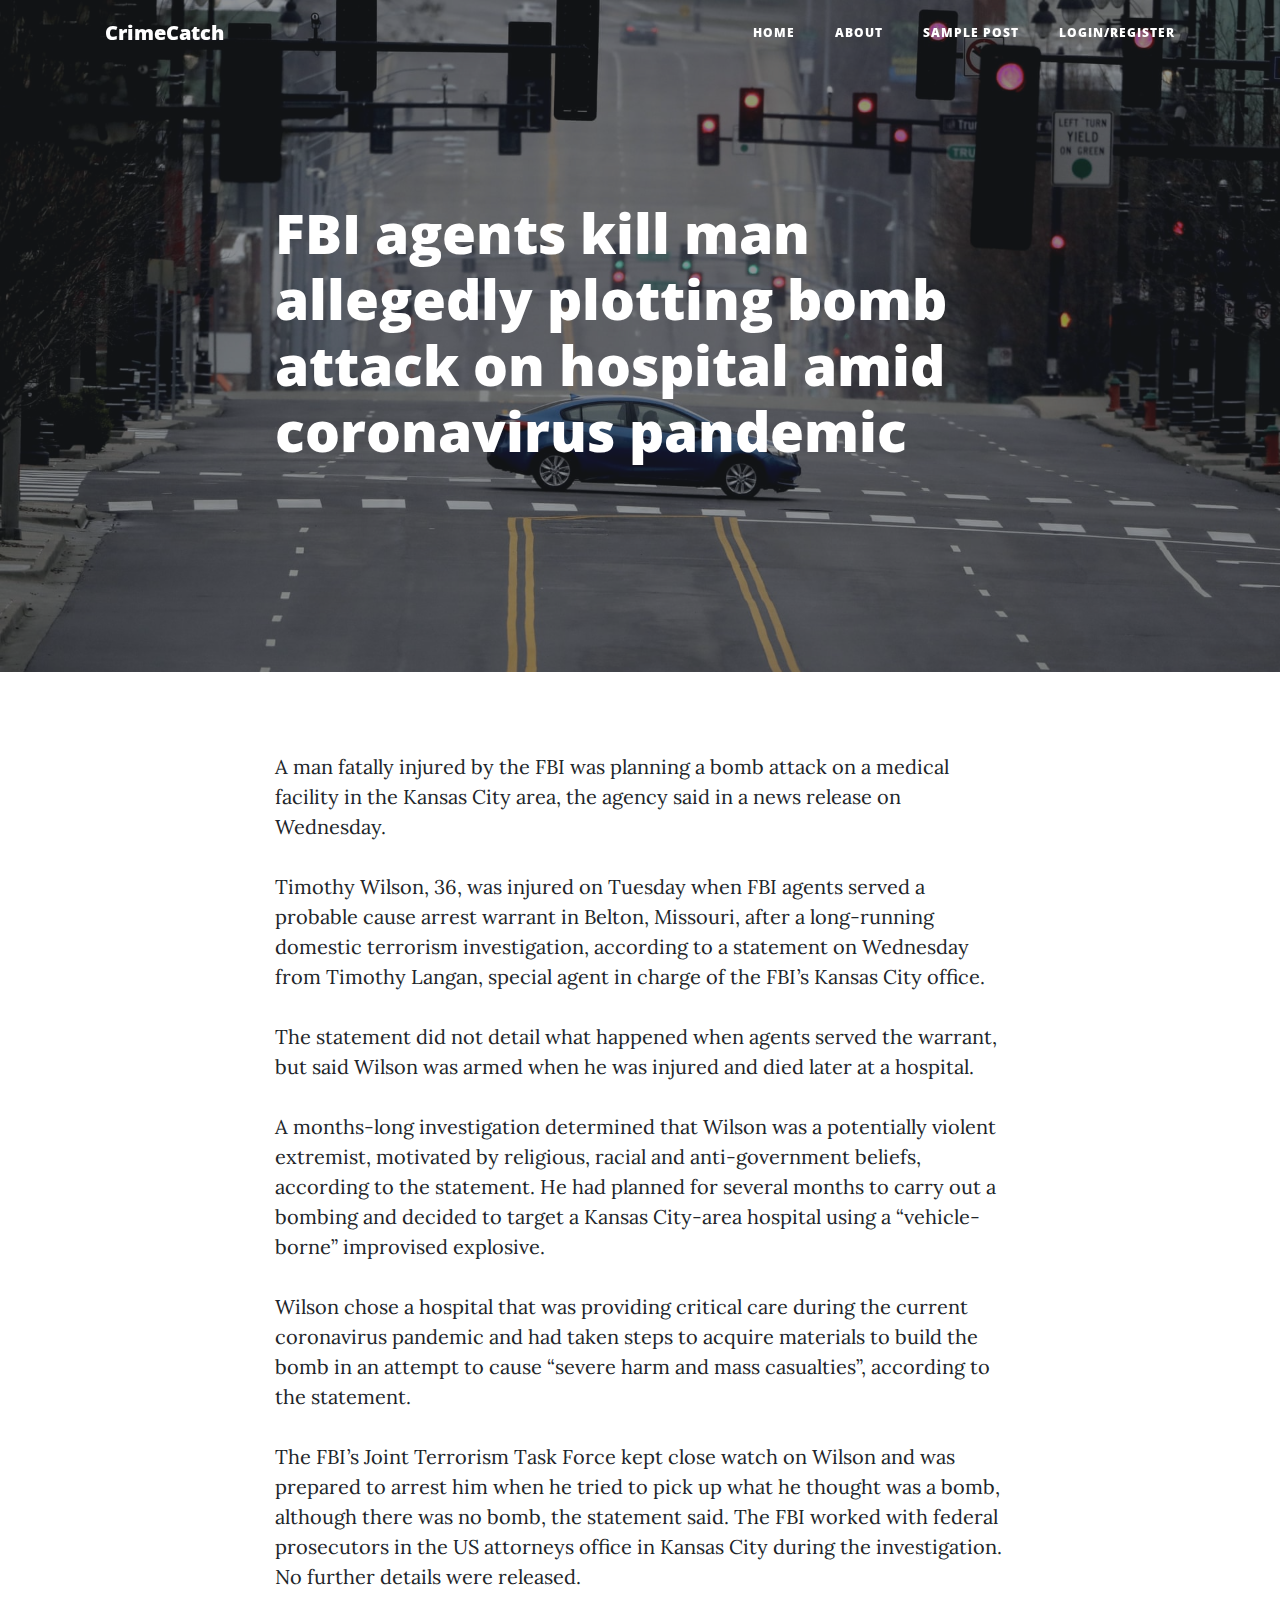
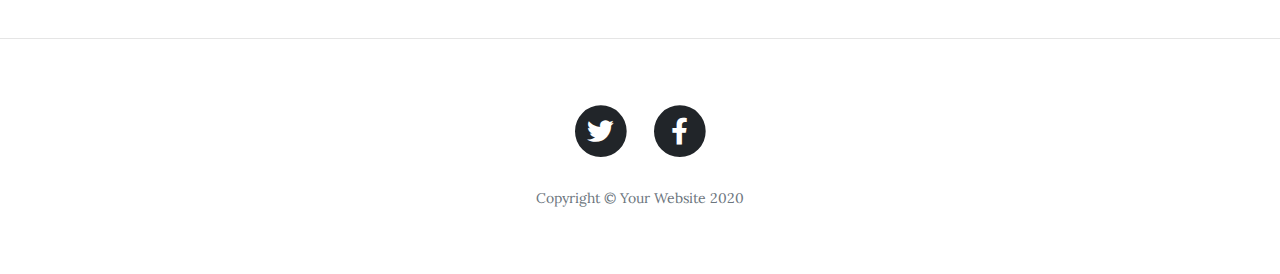
<file: public/post1.html>
<!DOCTYPE html>
<html lang="en">

<head>

  <meta charset="utf-8">
  <meta name="viewport" content="width=device-width, initial-scale=1, shrink-to-fit=no">
  <meta name="description" content="">
  <meta name="author" content="">

  <title>CrimeCatch</title>

  <!-- Bootstrap core CSS -->
  <link href="vendor/bootstrap/css/bootstrap.min.css" rel="stylesheet">

  <!-- Custom fonts for this template -->
  <link href="vendor/fontawesome-free/css/all.min.css" rel="stylesheet" type="text/css">
  <link href='https://fonts.googleapis.com/css?family=Lora:400,700,400italic,700italic' rel='stylesheet' type='text/css'>
  <link href='https://fonts.googleapis.com/css?family=Open+Sans:300italic,400italic,600italic,700italic,800italic,400,300,600,700,800' rel='stylesheet' type='text/css'>

  <!-- Custom styles for this template -->
  <link href="css/clean-blog.min.css" rel="stylesheet">

</head>

<body>

  <!-- Navigation -->
  <nav class="navbar navbar-expand-lg navbar-light fixed-top" id="mainNav">
    <div class="container">
      <a class="navbar-brand" href="index.html">CrimeCatch</a>
      <button class="navbar-toggler navbar-toggler-right" type="button" data-toggle="collapse" data-target="#navbarResponsive" aria-controls="navbarResponsive" aria-expanded="false" aria-label="Toggle navigation">
        Menu
        <i class="fas fa-bars"></i>
      </button>
      <div class="collapse navbar-collapse" id="navbarResponsive">
        <ul class="navbar-nav ml-auto">
          <li class="nav-item">
            <a class="nav-link" href="index.html">Home</a>
          </li>
          <li class="nav-item">
            <a class="nav-link" href="about.html">About</a>
          </li>
          <li class="nav-item">
            <a class="nav-link" href="post.html">Sample Post</a>
          </li>
          <li class="nav-item">
            <a class="nav-link" href="index1.html">Login/Register</a>
          </li>
        </ul>
      </div>
    </div>
  </nav>

  <!-- Page Header -->
  <header class="masthead" style="background-image: url('img/car.jpg')">
    <div class="overlay"></div>
    <div class="container">
      <div class="row">
        <div class="col-lg-8 col-md-10 mx-auto">
          <div class="post-heading">
            <h1>FBI agents kill man allegedly plotting bomb attack on hospital amid coronavirus pandemic</h1>
            
            </h2>
            
          </div>
        </div>
      </div>
    </div>
  </header>

  <!-- Post Content -->
  <article>
    <div class="container">
      <div class="row">
        <div class="col-lg-8 col-md-10 mx-auto">
         <p>A man fatally injured by the FBI was planning a bomb attack on a medical facility in the Kansas City area, the agency said in a news release on Wednesday.</p>
         <p>Timothy Wilson, 36, was injured on Tuesday when FBI agents served a probable cause arrest warrant in Belton, Missouri, after a long-running domestic terrorism investigation, according to a statement on Wednesday from Timothy Langan, special agent in charge of the FBI’s Kansas City office.</p>
         <p>The statement did not detail what happened when agents served the warrant, but said Wilson was armed when he was injured and died later at a hospital.</p>
         <p>A months-long investigation determined that Wilson was a potentially violent extremist, motivated by religious, racial and anti-government beliefs, according to the statement. He had planned for several months to carry out a bombing and decided to target a Kansas City-area hospital using a “vehicle-borne” improvised explosive.</p>
          <p>Wilson chose a hospital that was providing critical care during the current coronavirus pandemic and had taken steps to acquire materials to build the bomb in an attempt to cause “severe harm and mass casualties”, according to the statement.</p>
          <p>The FBI’s Joint Terrorism Task Force kept close watch on Wilson and was prepared to arrest him when he tried to pick up what he thought was a bomb, although there was no bomb, the statement said. The FBI worked with federal prosecutors in the US attorneys office in Kansas City during the investigation.

            No further details were released.</p>











        </article>

  <hr>

  <!-- Footer -->
  <footer>
    <div class="container">
      <div class="row">
        <div class="col-lg-8 col-md-10 mx-auto">
          <ul class="list-inline text-center">
            <li class="list-inline-item">
              <a href="https://twitter.com/search?q=crime&src=typed_query" target="_blank" rel="noopener noreferrer">
                <span class="fa-stack fa-lg">
                  <i class="fas fa-circle fa-stack-2x"></i>
                  <i class="fab fa-twitter fa-stack-1x fa-inverse"></i>
                </span>
              </a>
            </li>
            <li class="list-inline-item">
              <a href="https://www.facebook.com/search/top/?q=crime&epa=SEARCH_BOX" target="_blank" rel="noopener noreferrer">
                <span class="fa-stack fa-lg">
                  <i class="fas fa-circle fa-stack-2x"></i>
                  <i class="fab fa-facebook-f fa-stack-1x fa-inverse"></i>
                
              </a>
            </li>
          </ul>
          <p class="copyright text-muted">Copyright &copy; Your Website 2020</p>
        </div>
      </div>
    </div>
  </footer>

  <!-- Bootstrap core JavaScript -->
  <script src="vendor/jquery/jquery.min.js"></script>
  <script src="vendor/bootstrap/js/bootstrap.bundle.min.js"></script>

  <!-- Custom scripts for this template -->
  <script src="js/clean-blog.min.js"></script>

</body>

</html>
</file>
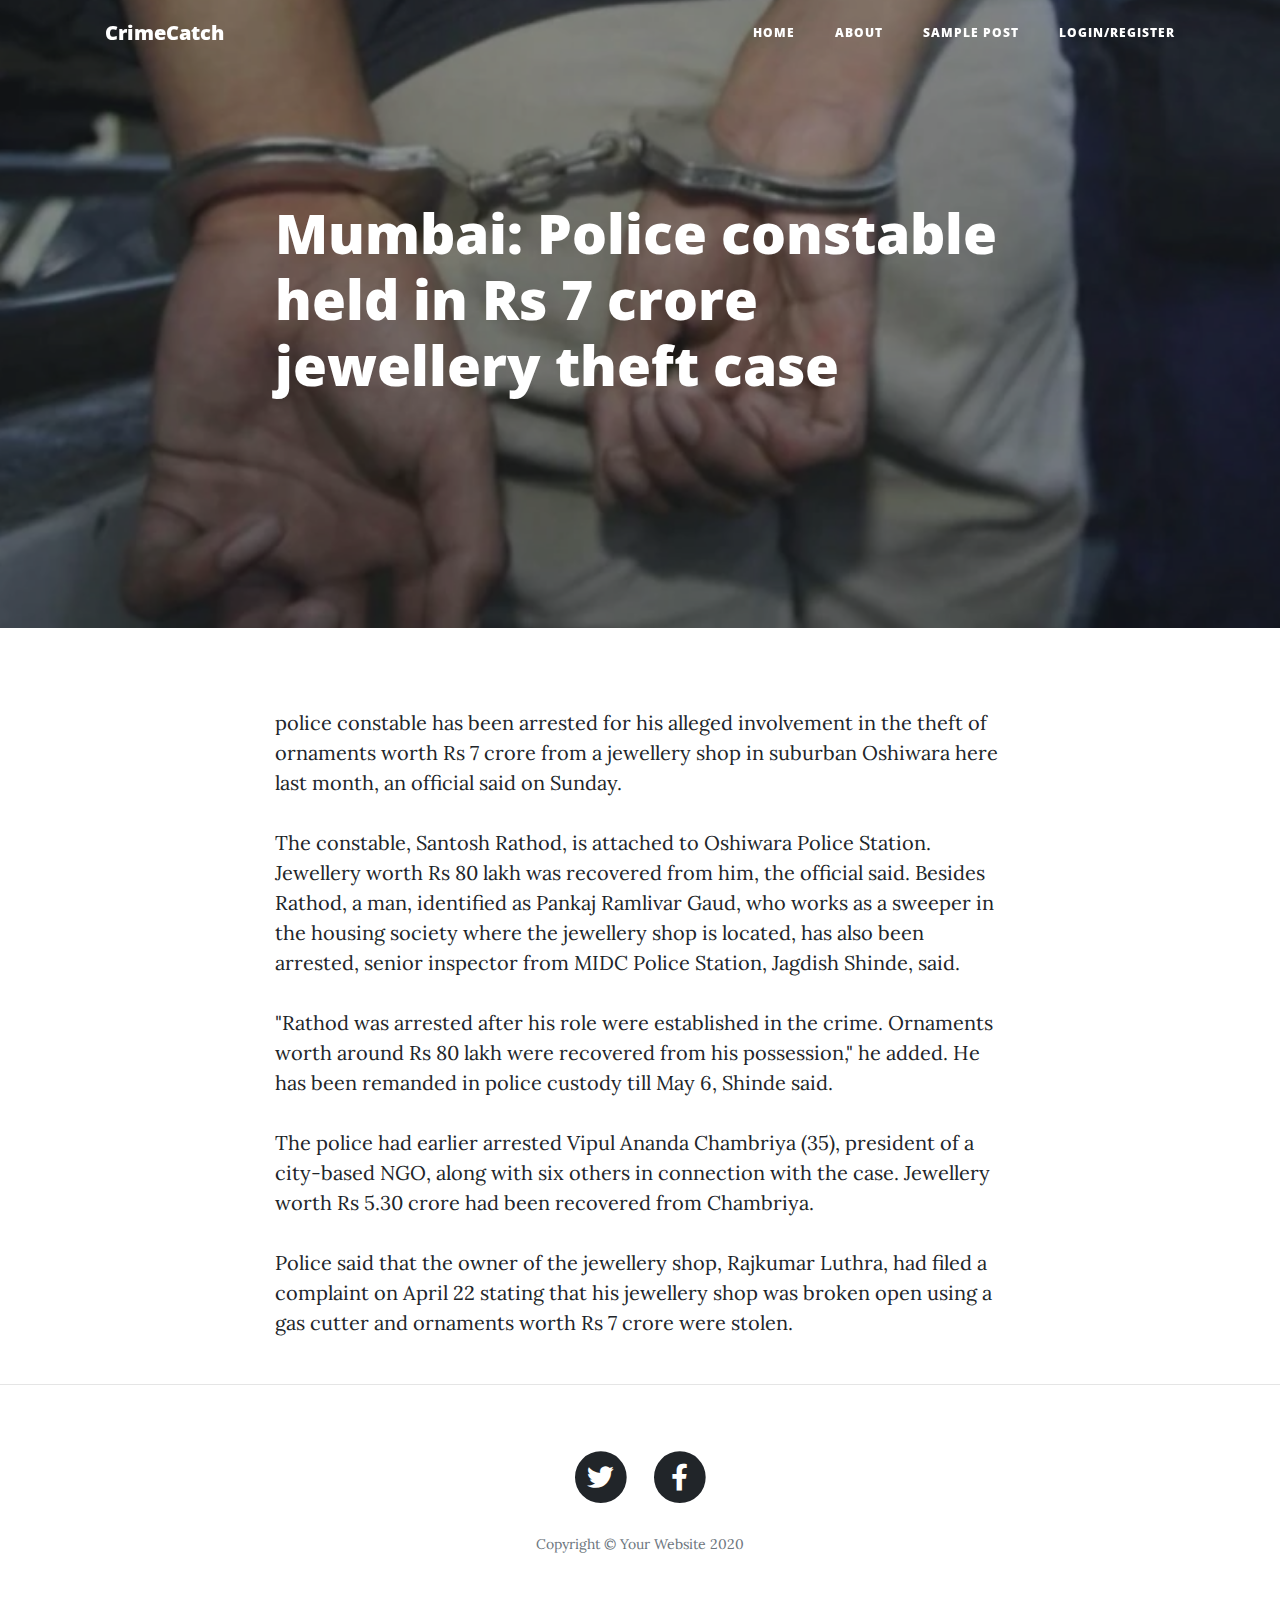
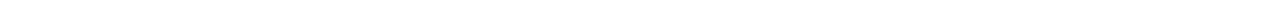
<file: public/post4.html>
<!DOCTYPE html>
<html lang="en">

<head>

  <meta charset="utf-8">
  <meta name="viewport" content="width=device-width, initial-scale=1, shrink-to-fit=no">
  <meta name="description" content="">
  <meta name="author" content="">

  <title>CrimeCatch</title>

  <!-- Bootstrap core CSS -->
  <link href="vendor/bootstrap/css/bootstrap.min.css" rel="stylesheet">

  <!-- Custom fonts for this template -->
  <link href="vendor/fontawesome-free/css/all.min.css" rel="stylesheet" type="text/css">
  <link href='https://fonts.googleapis.com/css?family=Lora:400,700,400italic,700italic' rel='stylesheet' type='text/css'>
  <link href='https://fonts.googleapis.com/css?family=Open+Sans:300italic,400italic,600italic,700italic,800italic,400,300,600,700,800' rel='stylesheet' type='text/css'>

  <!-- Custom styles for this template -->
  <link href="css/clean-blog.min.css" rel="stylesheet">

</head>

<body>

  <!-- Navigation -->
  <nav class="navbar navbar-expand-lg navbar-light fixed-top" id="mainNav">
    <div class="container">
      <a class="navbar-brand" href="index.html">CrimeCatch</a>
      <button class="navbar-toggler navbar-toggler-right" type="button" data-toggle="collapse" data-target="#navbarResponsive" aria-controls="navbarResponsive" aria-expanded="false" aria-label="Toggle navigation">
        Menu
        <i class="fas fa-bars"></i>
      </button>
      <div class="collapse navbar-collapse" id="navbarResponsive">
        <ul class="navbar-nav ml-auto">
          <li class="nav-item">
            <a class="nav-link" href="index.html">Home</a>
          </li>
          <li class="nav-item">
            <a class="nav-link" href="about.html">About</a>
          </li>
          <li class="nav-item">
            <a class="nav-link" href="post.html">Sample Post</a>
          </li>
          <li class="nav-item">
            <a class="nav-link" href="index1.html">Login/Register</a>
          </li>
        </ul>
      </div>
    </div>
  </nav>

  <!-- Page Header -->
  <header class="masthead" style="background-image: url('img/police.png')">
    <div class="overlay"></div>
    <div class="container">
      <div class="row">
        <div class="col-lg-8 col-md-10 mx-auto">
          <div class="post-heading">
            <h1> Mumbai: Police constable held in Rs 7 crore jewellery theft case</h1>
            <h2 class="subheading">
            </h2>
            
          </div>
        </div>
      </div>
    </div>
  </header>

  <!-- Post Content -->
  <article>
    <div class="container">
      <div class="row">
        <div class="col-lg-8 col-md-10 mx-auto">
        <p>police constable has been arrested for his alleged involvement in the theft of ornaments worth Rs 7 crore from a jewellery shop in suburban Oshiwara here last month, an official said on Sunday.</p>
        <p>The constable, Santosh Rathod, is attached to Oshiwara Police Station. Jewellery worth Rs 80 lakh was recovered from him, the official said.

          Besides Rathod, a man, identified as Pankaj Ramlivar Gaud, who works as a sweeper in the housing society where the jewellery shop is located, has also been arrested, senior inspector from MIDC Police Station, Jagdish Shinde, said.</p>
        <p>"Rathod was arrested after his role were established in the crime. Ornaments worth around Rs 80 lakh were recovered from his possession," he added.

          He has been remanded in police custody till May 6, Shinde said.</p>
          <p> The police had earlier arrested Vipul Ananda Chambriya (35), president of a city-based NGO, along with six others in connection with the case. Jewellery worth Rs 5.30 crore had been recovered from Chambriya.</p>
        <p>Police said that the owner of the jewellery shop, Rajkumar Luthra, had filed a complaint on April 22 stating that his jewellery shop was broken open using a gas cutter and ornaments worth Rs 7 crore were stolen.</p>
        
        
        
        
        
        
        
        
        
        </article>

  <hr>

  <!-- Footer -->
  <footer>
    <div class="container">
      <div class="row">
        <div class="col-lg-8 col-md-10 mx-auto">
          <ul class="list-inline text-center">
            <li class="list-inline-item">
              <a href="https://twitter.com/search?q=crime&src=typed_query" target="_blank" rel="noopener noreferrer">
                <span class="fa-stack fa-lg">
                  <i class="fas fa-circle fa-stack-2x"></i>
                  <i class="fab fa-twitter fa-stack-1x fa-inverse"></i>
                </span>
              </a>
            </li>
            <li class="list-inline-item">
              <a href="https://www.facebook.com/search/top/?q=crime&epa=SEARCH_BOX" target="_blank" rel="noopener noreferrer">
                <span class="fa-stack fa-lg">
                  <i class="fas fa-circle fa-stack-2x"></i>
                  <i class="fab fa-facebook-f fa-stack-1x fa-inverse"></i>
               
              </a>
            </li>
          </ul>
          <p class="copyright text-muted">Copyright &copy; Your Website 2020</p>
        </div>
      </div>
    </div>
  </footer>

  <!-- Bootstrap core JavaScript -->
  <script src="vendor/jquery/jquery.min.js"></script>
  <script src="vendor/bootstrap/js/bootstrap.bundle.min.js"></script>

  <!-- Custom scripts for this template -->
  <script src="js/clean-blog.min.js"></script>

</body>

</html>
</file>
<file: public/css/clean-blog.min.css>
/*!
 * Start Bootstrap - Clean Blog v5.0.8 (https://startbootstrap.com/template-overviews/clean-blog)
 * Copyright 2013-2019 Start Bootstrap
 * Licensed under MIT (https://github.com/BlackrockDigital/startbootstrap-clean-blog/blob/master/LICENSE)
 */body{font-size:20px;color:#212529;font-family:Lora,'Times New Roman',serif}p{line-height:1.5;margin:30px 0}p a{text-decoration:underline}h1,h2,h3,h4,h5,h6{font-weight:800;font-family:'Open Sans','Helvetica Neue',Helvetica,Arial,sans-serif}a{color:#212529;transition:all .2s}a:focus,a:hover{color:#0085a1}blockquote{font-style:italic;color:#868e96}.section-heading{font-size:36px;font-weight:700;margin-top:60px}.caption{font-size:14px;font-style:italic;display:block;margin:0;padding:10px;text-align:center;border-bottom-right-radius:5px;border-bottom-left-radius:5px}::-moz-selection{color:#fff;background:#0085a1;text-shadow:none}::selection{color:#fff;background:#0085a1;text-shadow:none}img::-moz-selection{color:#fff;background:0 0}img::selection{color:#fff;background:0 0}img::-moz-selection{color:#fff;background:0 0}#mainNav{position:absolute;border-bottom:1px solid #e9ecef;background-color:#fff;font-family:'Open Sans','Helvetica Neue',Helvetica,Arial,sans-serif}#mainNav .navbar-brand{font-weight:800;color:#343a40}#mainNav .navbar-toggler{font-size:12px;font-weight:800;padding:13px;text-transform:uppercase;color:#343a40}#mainNav .navbar-nav>li.nav-item>a{font-size:12px;font-weight:800;letter-spacing:1px;text-transform:uppercase}@media only screen and (min-width:992px){#mainNav{border-bottom:1px solid transparent;background:0 0}#mainNav .navbar-brand{padding:10px 20px;color:#fff}#mainNav .navbar-brand:focus,#mainNav .navbar-brand:hover{color:rgba(255,255,255,.8)}#mainNav .navbar-nav>li.nav-item>a{padding:10px 20px;color:#fff}#mainNav .navbar-nav>li.nav-item>a:focus,#mainNav .navbar-nav>li.nav-item>a:hover{color:rgba(255,255,255,.8)}}@media only screen and (min-width:992px){#mainNav{transition:background-color .2s;transform:translate3d(0,0,0);-webkit-backface-visibility:hidden}#mainNav.is-fixed{position:fixed;top:-67px;transition:transform .2s;border-bottom:1px solid #fff;background-color:rgba(255,255,255,.9)}#mainNav.is-fixed .navbar-brand{color:#212529}#mainNav.is-fixed .navbar-brand:focus,#mainNav.is-fixed .navbar-brand:hover{color:#0085a1}#mainNav.is-fixed .navbar-nav>li.nav-item>a{color:#212529}#mainNav.is-fixed .navbar-nav>li.nav-item>a:focus,#mainNav.is-fixed .navbar-nav>li.nav-item>a:hover{color:#0085a1}#mainNav.is-visible{transform:translate3d(0,100%,0)}}header.masthead{margin-bottom:50px;background:no-repeat center center;background-color:#868e96;background-attachment:scroll;position:relative;background-size:cover}header.masthead .overlay{position:absolute;top:0;left:0;height:100%;width:100%;background-color:#212529;opacity:.5}header.masthead .page-heading,header.masthead .post-heading,header.masthead .site-heading{padding:200px 0 150px;color:#fff}@media only screen and (min-width:768px){header.masthead .page-heading,header.masthead .post-heading,header.masthead .site-heading{padding:200px 0}}header.masthead .page-heading,header.masthead .site-heading{text-align:center}header.masthead .page-heading h1,header.masthead .site-heading h1{font-size:50px;margin-top:0}header.masthead .page-heading .subheading,header.masthead .site-heading .subheading{font-size:24px;font-weight:300;line-height:1.1;display:block;margin:10px 0 0;font-family:'Open Sans','Helvetica Neue',Helvetica,Arial,sans-serif}@media only screen and (min-width:768px){header.masthead .page-heading h1,header.masthead .site-heading h1{font-size:80px}}header.masthead .post-heading h1{font-size:35px}header.masthead .post-heading .meta,header.masthead .post-heading .subheading{line-height:1.1;display:block}header.masthead .post-heading .subheading{font-size:24px;font-weight:600;margin:10px 0 30px;font-family:'Open Sans','Helvetica Neue',Helvetica,Arial,sans-serif}header.masthead .post-heading .meta{font-size:20px;font-weight:300;font-style:italic;font-family:Lora,'Times New Roman',serif}header.masthead .post-heading .meta a{color:#fff}@media only screen and (min-width:768px){header.masthead .post-heading h1{font-size:55px}header.masthead .post-heading .subheading{font-size:30px}}.post-preview>a{color:#212529}.post-preview>a:focus,.post-preview>a:hover{text-decoration:none;color:#0085a1}.post-preview>a>.post-title{font-size:30px;margin-top:30px;margin-bottom:10px}.post-preview>a>.post-subtitle{font-weight:300;margin:0 0 10px}.post-preview>.post-meta{font-size:18px;font-style:italic;margin-top:0;color:#868e96}.post-preview>.post-meta>a{text-decoration:none;color:#212529}.post-preview>.post-meta>a:focus,.post-preview>.post-meta>a:hover{text-decoration:underline;color:#0085a1}@media only screen and (min-width:768px){.post-preview>a>.post-title{font-size:36px}}.floating-label-form-group{font-size:14px;position:relative;margin-bottom:0;padding-bottom:.5em;border-bottom:1px solid #dee2e6}.floating-label-form-group input,.floating-label-form-group textarea{font-size:1.5em;position:relative;z-index:1;padding:0;resize:none;border:none;border-radius:0;background:0 0;box-shadow:none!important;font-family:Lora,'Times New Roman',serif}.floating-label-form-group input::-webkit-input-placeholder,.floating-label-form-group textarea::-webkit-input-placeholder{color:#868e96;font-family:Lora,'Times New Roman',serif}.floating-label-form-group label{font-size:.85em;line-height:1.764705882em;position:relative;z-index:0;top:2em;display:block;margin:0;transition:top .3s ease,opacity .3s ease;vertical-align:middle;vertical-align:baseline;opacity:0}.floating-label-form-group .help-block{margin:15px 0}.floating-label-form-group-with-value label{top:0;opacity:1}.floating-label-form-group-with-focus label{color:#0085a1}form .form-group:first-child .floating-label-form-group{border-top:1px solid #dee2e6}footer{padding:50px 0 65px}footer .list-inline{margin:0;padding:0}footer .copyright{font-size:14px;margin-bottom:0;text-align:center}.btn{font-size:14px;font-weight:800;padding:15px 25px;letter-spacing:1px;text-transform:uppercase;border-radius:0;font-family:'Open Sans','Helvetica Neue',Helvetica,Arial,sans-serif}.btn-primary{background-color:#0085a1;border-color:#0085a1}.btn-primary:active,.btn-primary:focus,.btn-primary:hover{color:#fff;background-color:#00657b!important;border-color:#00657b!important}.btn-lg{font-size:16px;padding:25px 35px}
</file>
